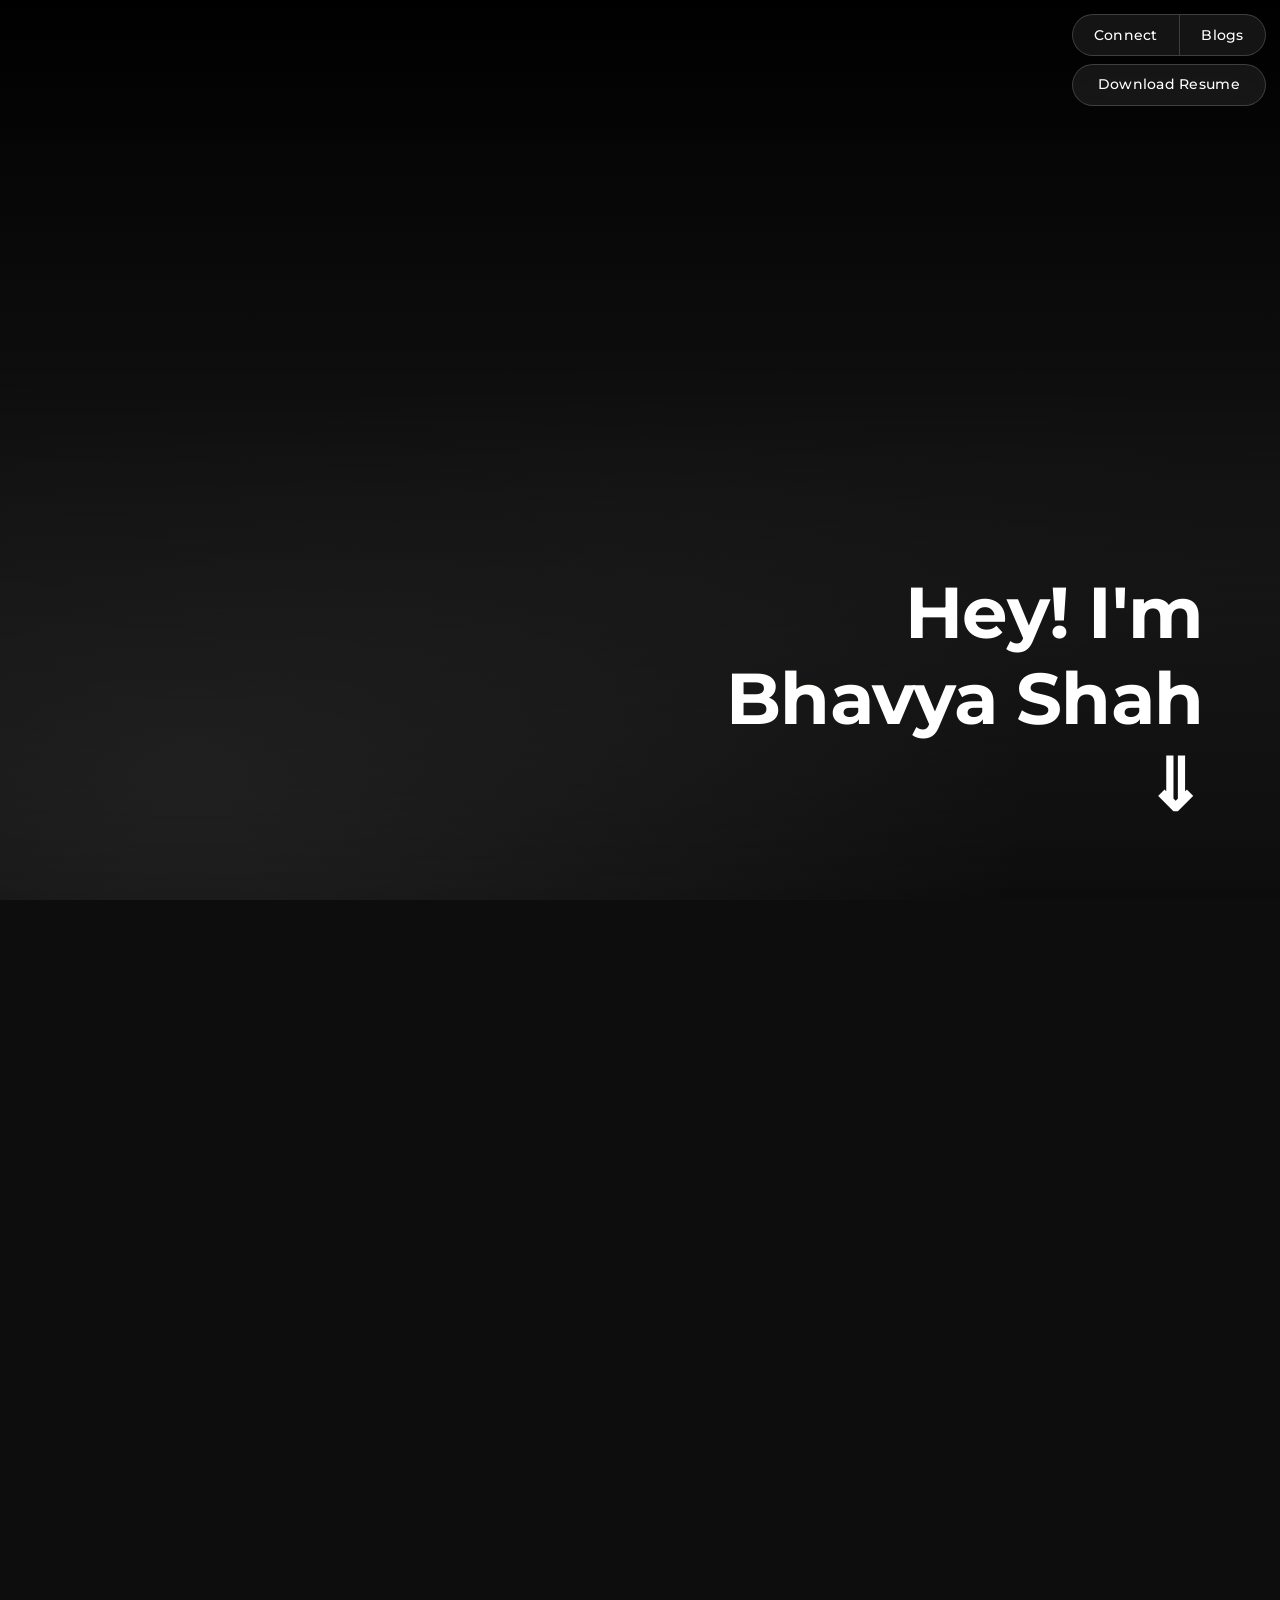
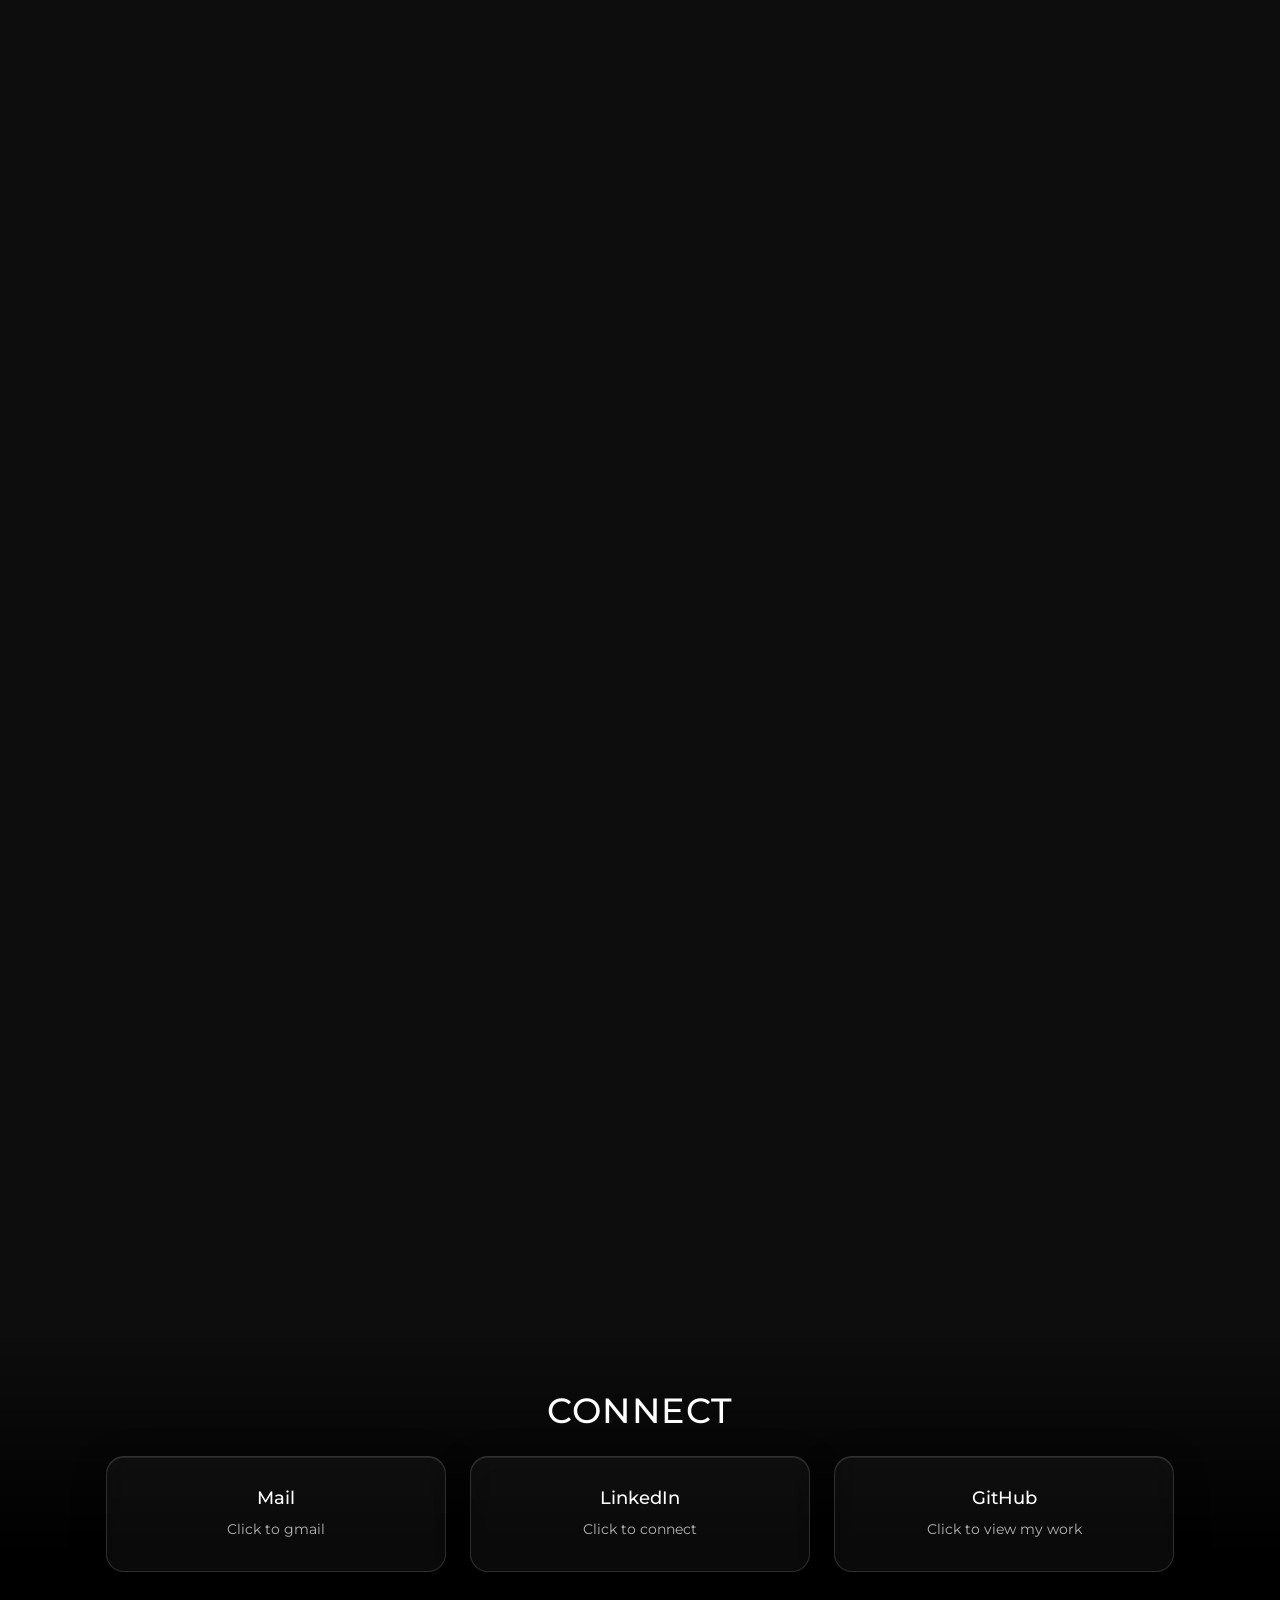
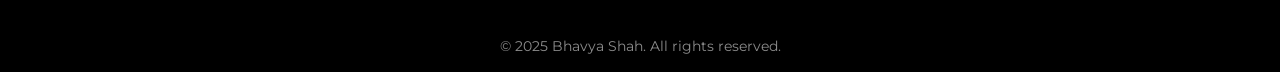
<file: index.html>
<!DOCTYPE html>
<html lang="en">

<head>
    <meta charset="UTF-8">
    <meta name="viewport" content="width=device-width, initial-scale=1.0">
    <title>Bhavya Shah - Engineer</title>
    <meta name="description"
        content="Bhavya Shah — Computer Science engineer. Ford Motor Company and Growthify intern, hackathon winner, and published TinyML researcher.">
    <meta name="theme-color" content="#000000">

    <meta property="og:type" content="website">
    <meta property="og:title" content="Bhavya Shah - Engineer">
    <meta property="og:description"
        content="Computer Science engineer. Ford Motor Company and Growthify intern, hackathon winner, and published TinyML researcher.">
    <meta property="og:image" content="assets/about-profile.jpg">

    <link rel="preconnect" href="https://fonts.googleapis.com">
    <link rel="preconnect" href="https://fonts.gstatic.com" crossorigin>
    <link rel="preconnect" href="https://cdn.jsdelivr.net" crossorigin>
    <link
        href="https://fonts.googleapis.com/css2?family=Montserrat:wght@400;700&family=Raleway:wght@300;600&display=swap"
        rel="stylesheet">
    <link href="https://cdn.jsdelivr.net/npm/bootstrap@5.3.0/dist/css/bootstrap.min.css" rel="stylesheet">
    <link href="https://unpkg.com/aos@2.3.1/dist/aos.css" rel="stylesheet">
    <link href="styles.css" rel="stylesheet">
</head>

<body>
    <!-- Base Background Layer -->
    <div class="base-background"></div>

    <!-- Fixed Fog/Cloud Background Layer -->
    <div class="fixed-fog-background" aria-hidden="true">
        <div class="fogwrapper">
            <div id="foglayer_01" class="fog">
                <div class="image01"></div>
                <div class="image02"></div>
            </div>
            <div id="foglayer_02" class="fog">
                <div class="image01"></div>
                <div class="image02"></div>
            </div>
            <div id="foglayer_03" class="fog">
                <div class="image01"></div>
                <div class="image02"></div>
            </div>
        </div>
    </div>


    <!-- Fixed Button Container -->
    <div class="button-container">
        <div class="button-row">
            <!-- Contact Me Button -->
            <a href="#contact" class="contact-me">
                Connect
            </a>

            <!-- Blogs Button -->
            <a href="blogs.html" class="contact-me">
                Blogs
            </a>
        </div>

        <!-- Download Resume Button -->
        <a href="assets/Bhavya_Resume.pdf" download="BhavyaShah_resume.pdf" class="download-resume">
            Download Resume
        </a>
    </div>



    <!-- Hero Section -->
    <header class="hero-section">
        <div class="hero-content">
            <h1>Hey! I'm <br> Bhavya Shah<br>⇓</h1>
        </div>
    </header>

    <!-- About Section -->
    <section class="about-section container py-5" data-aos="fade-up" data-aos-duration="900">
        <h1 class="text-center mb-4" data-aos="fade-down" data-aos-duration="800">About Me</h1>
        <div class="about-cards row">
            <div class="about col-md-6 glass-card tilt-card d-flex justify-content-center align-items-center"
                data-aos="fade-right" data-aos-duration="900">
                <img src="assets/about-profile.jpg" alt="Bhavya Shah" class="img-fluid" style="max-height: 100%;" width="1200" height="744" loading="lazy" decoding="async">
            </div>
            <div class="about col-md-6 glass-card tilt-card" data-aos="fade-left" data-aos-duration="900">
                <p class="lead">With a strong foundation in Computer Engineering, I love to develop robust applications
                    that solve real-world problems. A software Engineer by heart. An Electronics Hobbyist.</p>
                <h3 class="mt-4" align="center">Education</h3>
                <div class="edu-block">
                    <p class="edu-entry">
                        <span class="edu-name">Bachelors in Computer Science and Engineering</span>
                        <span class="edu-meta">2023-2027</span>
                        <span class="edu-name">Nirma University, Ahmedabad</span>
                        <span class="edu-meta">CGPA: 8.71</span>
                    </p>
                </div>
                <h3 class="mt-4" align="center">Skills</h3>
                <p>Languages - <language>Python, C, C++, Java, JavaScript, HTML, CSS, SQL, React, Node.js, PostgreSQL,
                        MongoDB, Git, Docker, Kubernetes</language>
                </p>
                <p>Frameworks/Libraries - <framework>React, Node.js, Express.js, Flask, TensorFlow, Keras, Bootstrap
                    </framework>
                </p>
                <p>Tools - <tools>Git, Docker, Kubernetes, AWS, Heroku, VS Code, Jupyter Notebook</tools>
                </p>
                <h3 class="mt-4" align="center">Coursework</h3>
                <p>Data Structures and Algorithms, Database Management Systems, Operating Systems, Computer Networks,
                    Web Development, Machine Learning, Artificial Intelligence, Software Engineering</p>


            </div>
        </div>
    </section>

    <!-- Experience Section -->
    <section id="experience" class="about-section container py-5" data-aos="fade-up" data-aos-duration="900">
        <h1 class="text-center mb-4" data-aos="fade-down" data-aos-duration="800">Experience</h1>
        <div class="about-cards row">
            <div class="about col-md-6 glass-card tilt-card" data-aos="fade-right" data-aos-duration="900">
                <div class="exp-header">
                    <img src="assets/ford_logo.png" alt="Ford Motor Company logo" class="exp-logo" width="600" height="226"
                        loading="lazy" decoding="async">
                    <div class="exp-heading">
                        <h3>Summer Intern — Ford Motor Company</h3>
                        <p class="exp-meta">Sanand Engine Assembly Plant (SaEP), Gujarat, India<br>
                            June 2026 – July 2026 · 2 months</p>
                    </div>
                </div>
                <img src="assets/ford_photo.jpg" alt="Bhavya Shah at the Ford Sanand Engine Plant entrance"
                    class="exp-banner exp-banner--ford" width="825" height="1100" loading="lazy" decoding="async">
                <p>Built <strong>AI in MOS</strong>, a forecasting platform for the plant floor, spanning two
                    projects.</p>

                
                <div class="exp-project">
                    <h4>Predictive Maintenance</h4>
                    <p>Time-series models over machine sensor history that surface likely failures before they happen.</p>
                    <p class="exp-metrics"><span class="exp-metric">93% forecast accuracy</span>
                </div>

                <div class="exp-project">
                    <h4>Spare-Parts Demand Forecasting</h4>
                    <p>An ensemble forecaster (Croston's, Holt's, XGBoost, Random Forest, Ridge) with a 0–100 restock
                        urgency matrix and Isolation Forest anomaly detection.</p>
                    <p class="exp-metrics"><span class="exp-metric">98% forecast accuracy</span>
                </div>
                <div class="project-buttons">
                    <a href="blogs.html#ford-internship" class="btn-glass">Read Blog</a>
                </div>
            </div>
            <div class="about col-md-6 glass-card tilt-card" data-aos="fade-left" data-aos-duration="900">
                <div class="exp-header">
                    <img src="assets/growthify_logo.png" alt="Growthify logo" class="exp-logo" width="271" height="270"
                        loading="lazy" decoding="async">
                    <div class="exp-heading">
                        <h3>Full-Stack Developer Intern — Growthify</h3>
                        <p class="exp-meta">Multi-franchise CRM &amp; admin platform<br>
                            August 2026 – Present</p>
                    </div>
                </div>
                <img src="assets/growthify_photo.jpg" alt="The Growthify office floor" class="exp-banner exp-banner--growthify"
                    width="1200" height="937" loading="lazy" decoding="async">
                <p>Building a <strong>multi-franchise CRM and admin platform</strong> end to end — React + Vite over
                    FastAPI over Supabase Postgres.</p>
                <p><strong>Backend</strong> — 186 endpoints across 20 feature areas, with every business rule in a
                    Postgres <code>usp_*</code> procedure and the API a thin typed layer over it.</p>
                <p><strong>Frontend</strong> — 20 master screens plus leads, invoices, orders, HR and audit logs, all
                    generated from declarative config and gated by a role → module → action matrix.</p>
                <div class="project-buttons">
                    <a href="blogs.html#growthify-internship" class="btn-glass">Read Blog</a>
                </div>
            </div>
        </div>
    </section>

    <!-- Projects Section with separate buttons -->
    <section class="skill-section container py-5" data-aos="fade-up" data-aos-duration="900">
        <div class="skill-container">
            <h2 class="skill-title text-center mb-4" data-aos="fade-down" data-aos-duration="800">Projects</h2>
            <div class="skill-grid">
                <div class="skill-item glass-card tilt-card" data-aos="fade-up" data-aos-delay="0"
                    data-aos-duration="800">
                    <div class="skill-image mb-3">
                        <img src="assets/project-f1forge.jpg" alt="Slipstream F1 telemetry and aero platform"
                            class="img-fluid rounded" width="1200" height="655" loading="lazy" decoding="async">
                    </div>
                    <h3>Slipstream</h3>
                    <p>Interactive Formula 1 platform — build, simulate and analyse. Replays any real lap from the
                        OpenF1 telemetry feed on a GPS-drawn circuit map with synced speed/throttle/brake/gear traces
                        and a multi-car timing tower, and runs a 3D car through a live wind tunnel with a parametric
                        aero model (downforce, CdA, L/D, balance, porpoising warning). Built with React, three.js and
                        zustand, with canvas-rendered telemetry and an offline demo session when the API is
                        unreachable.</p>
                    <div class="project-buttons">
                        <a href="https://f1-forge.vercel.app/" target="_blank" rel="noopener" class="btn-glass">Live
                            Demo</a>
                        <a href="https://github.com/GlyphCoder/f1-forge" target="_blank" rel="noopener"
                            class="btn-glass">GitHub</a>
                    </div>
                </div>

                <div class="skill-item glass-card tilt-card" data-aos="fade-up" data-aos-delay="100"
                    data-aos-duration="800">
                    <div class="skill-image mb-3">
                        <img src="assets/project-riskanalyzer.jpeg" alt="RiskAnalyzer credit-risk dashboard" class="img-fluid rounded" width="1200" height="573" loading="lazy" decoding="async">
                    </div>
                    <h3>RiskAnalyzer [Finshield Hackathon]</h3>
                    <p>Developed a machine learning model and full-stack web application to predict credit default
                        probability
                        using non-traditional data sources (e.g., mobile usage, utility payments). Built with Python,
                        Flask, and
                        TensorFlow React, the solution enables lenders to perform rapid and inclusive risk assessments
                        for 'thin-file' customers. Built machine learning models for the application.</p>
                    <div class="project-buttons">
                        <a href="https://defaultprediction-frontend.onrender.com" target="_blank" rel="noopener" class="btn-glass">Live
                            Demo</a>
                        <a href="https://github.com/GlyphCoder/RiskAnalyzer" target="_blank" rel="noopener"
                            class="btn-glass">GitHub</a>
                    </div>
                </div>

                <div class="skill-item glass-card tilt-card" data-aos="fade-up" data-aos-delay="100"
                    data-aos-duration="800">
                    <div class="skill-image mb-3">
                        <img src="assets/project-voxelworld.jpg" alt="VoxelWorld 3D voxel sandbox" class="img-fluid rounded" width="1200" height="654" loading="lazy" decoding="async">
                    </div>
                    <h3>VoxelWorld</h3>
                    <p>Lightweight, browser-based 3D voxel sandbox featuring procedural environments, dynamic
                        time-of-day lighting, and a custom built-in Neural Network for generating instant architectural
                        structures.</p>
                    <div class="project-buttons">
                        <a href="https://voxelworld-builder.vercel.app/" target="_blank" rel="noopener" class="btn-glass">Live Demo</a>
                        <a href="https://github.com/GlyphCoder/voxelworld" target="_blank" rel="noopener" class="btn-glass">GitHub</a>
                    </div>
                </div>
                <div class="skill-item glass-card tilt-card" data-aos="fade-up" data-aos-delay="200"
                    data-aos-duration="800">
                    <div class="skill-image mb-3">
                        <img src="assets/project-resqnet.jpg" alt="ResQnet emergency dispatch platform" class="img-fluid rounded" width="1200" height="602" loading="lazy" decoding="async">
                    </div>
                    <h3>ResQnet [Dotslash 9.0 Hackathon]</h3>
                    <p>ResQNet is a next-generation emergency response system that bridges the gap between distressed
                        individuals, local volunteers, and official dispatchers. By integrating Artificial Intelligence,
                        real-time geocoding, and Blockchain technology, ResQNet eliminates the inefficiencies of
                        traditional manual dispatch systems.</p>
                    <div class="project-buttons">
                        <a href="https://www.youtube.com/watch?v=G-xn790TDXA" target="_blank" rel="noopener" class="btn-glass">Live
                            Demo</a>
                        <a href="https://github.com/GlyphCoder/ResQnet" target="_blank" rel="noopener"
                            class="btn-glass">GitHub</a>
                    </div>
                </div>
                <div class="skill-item glass-card tilt-card" data-aos="fade-up" data-aos-delay="0"
                    data-aos-duration="800">
                    <div class="skill-image mb-3">
                        <img src="assets/project-coryd.jpg" alt="CoRYD ride-sharing platform" class="img-fluid rounded" width="1200" height="780" loading="lazy" decoding="async">
                    </div>
                    <h3>CoRYD [ODOO x KSV Hackathon]</h3>
                    <p>Multi-tenant ride-sharing for organizations. Employees find rides, offer rides, track trips live on a map, 
                    chat / voice-call the other participant, and settle fares — with a company-admin console for oversight and reports.
                    Resources</p>
                    <div class="project-buttons">
                        <a href="https://github.com/GlyphCoder/ODOO_Coryd" target="_blank" rel="noopener"
                            class="btn-glass">GitHub</a>
                    </div>
                </div>

                <div class="skill-item glass-card tilt-card" data-aos="fade-up" data-aos-delay="0"
                    data-aos-duration="800">
                    <div class="skill-image mb-3">
                        <img src="assets/project-storyarc-ai.jpg" alt="StoryArc AI episodic story engine" class="img-fluid rounded" width="1200" height="656" loading="lazy" decoding="async">
                    </div>
                    <h3>StoryArc AI [Hack-a-Mind Hackathon]</h3>
                    <p>StoryArc AI is an AI-powered episodic intelligence engine that transforms your story ideas into fully analyzed, production-ready vertical series (90-second episodes).
                     It leverages Google Gemini AI to provide comprehensive narrative analysis and creative guidance.</p>
                    <div class="project-buttons">
                        <a href="https://github.com/GlyphCoder/StoryArc-AI" target="_blank" rel="noopener"
                            class="btn-glass">GitHub</a>
                    </div>
                </div>

            </div>
        </div>
    </section>

    <!-- Experience and Achievements Section with single Link button -->
    <section class="work-section container py-5" data-aos="fade-up" data-aos-duration="900">
        <div class="work-container">
            <h2 class="section-title text-center mb-4" data-aos="fade-down" data-aos-duration="800">WORK</h2>
            <div class="work-grid">
                <div class="work-item glass-card tilt-card" data-aos="fade-up" data-aos-delay="0"
                    data-aos-duration="800">
                    <div class="work-image">
                        <img src="assets/work-finshield-hackathon.jpeg" alt="FinShield Hackathon 2025" class="img-fluid rounded" width="1200" height="800" loading="lazy" decoding="async">
                    </div>
                    <h3>FinSheild Hackathon</h3>
                    <p>Top 9 at the FinShield Hackathon 2025 organized by Bank of India in collaboration with IIT
                        Hyderabad.
                        The hackathon, powered by DFS, Ministry of Finance, and IBA, received 661 applications, with
                        only 72 teams shortlisted for the final presentation.</p>
                    <div class="project-buttons">
                        <a href="https://www.linkedin.com/feed/update/urn:li:activity:7373540854906507264/"
                            target="_blank" rel="noopener" class="btn-glass">Link</a>
                        <a href="blogs.html#finshield-hackathon" class="btn-glass">Read Blog</a>
                    </div>
                </div>

                <div class="work-item glass-card tilt-card" data-aos="fade-up" data-aos-delay="100"
                    data-aos-duration="800">
                    <div class="work-image">
                        <img src="assets/work-odoo-ksv-hackathon.jpg" alt="Odoo x KSV Hackathon 2026" class="img-fluid rounded" width="1400" height="1050" loading="lazy" decoding="async">
                    </div>
                    <h3>Odoo x KSV Hackathon</h3>
                    <p><b>Winner at Odoo X KSV Hackathon 2026</b>
                        Competed among 72 teams from 17 states in the finak round out of 836 teams. Won first prize of 45,000(odoo) and 1,00,000(KSV). Developed CoRYD.</p>
                    <div class="project-buttons">
                        <a href="https://your-mobile-app-demo.com" target="_blank" rel="noopener" class="btn-glass">Link</a>
                        <a href="blogs.html#odoo-ksv-hackathon" class="btn-glass">Read Blog</a>
                    </div>
                </div>

                <div class="work-item glass-card tilt-card" data-aos="fade-up" data-aos-delay="200"
                    data-aos-duration="800">
                    <div class="work-image">
                        <img src="assets/work-dotslash-9.jpeg" alt="Dotslash 9.0 Hackathon 2026" class="img-fluid rounded" width="825" height="1100" loading="lazy" decoding="async">
                    </div>
                    <h3>Dotslash 9.0 Hackathon</h3>
                    <p><b>Winner at Dotslash 9.0 Hackathon 2026</b>, Organized by the ACM NIT Surat Student Chapter at
                        SVNIT, Surat, the event (21–22 March 2026) witnessed participation from 800+ teams and 2,400+
                        participants across India. Prize received - 50k INR</p>
                    <div class="project-buttons">
                        <a href="https://your-mobile-app-demo.com" target="_blank" rel="noopener" class="btn-glass">Link</a>
                        <a href="blogs.html#dotslash-9" class="btn-glass">Read Blog</a>
                    </div>
                </div>

                <div class="work-item glass-card tilt-card" data-aos="fade-up" data-aos-delay="100"
                    data-aos-duration="800">
                    <div class="work-image">
                        <img src="assets/work-hack-a-mind.jpg" alt="Hack-a-Mind Hackathon 2026" class="img-fluid rounded" width="1200" height="677" loading="lazy" decoding="async">
                    </div>
                    <h3>Hack-a-Mind Hackathon</h3>
                    <p><b>Runner Up at Hack-a-Mind Hackathon 2026</b>, organized by Nirma University, SUNY-bringhampton
                        University, Sponserd by Pet Pooja. Winner in track sponsered by Quantloop.tech. Prize received -
                        5k INR</p>
                    <div class="project-buttons">
                        <a href="https://your-mobile-app-demo.com" target="_blank" rel="noopener" class="btn-glass">Link</a>
                        <a href="blogs.html#hack-a-mind" class="btn-glass">Read Blog</a>
                    </div>
                </div>
            </div>
        </div>
    </section>

    <!-- Research Section -->
    <section class="work-section container py-5" data-aos="fade-up" data-aos-duration="900">
        <div class="work-container">
            <h2 class="section-title text-center mb-4" data-aos="fade-down" data-aos-duration="800">RESEARCH</h2>
            <div class="work-grid">
                <div class="work-item glass-card tilt-card" data-aos="fade-up" data-aos-delay="0"
                    data-aos-duration="800">
                    <h3>Research Project (TinyML)</h3>
                    <p><b>TinyML-Based Trojan Detection Framework in Smart Grid Systems</b><br><br>Published at the 15th
                        International Smart GridsConference, 2025</p>
                    <div class="project-buttons">
                        <a href="https://your-analytics-demo.com" target="_blank" rel="noopener" class="btn-glass">Link</a>
                    </div>
                </div>

                <div class="work-item glass-card tilt-card" data-aos="fade-up" data-aos-delay="100"
                    data-aos-duration="800">
                    <h3>Research Project (TinyML)</h3>
                    <p><b>Tiny ML-based Optimized Framework for Industrial IoT Communication Using 5G Network Slicing</b><br><br>Presented at Splitech 2026, Croatia</p>
                    <div class="project-buttons">
                        <a href="https://your-analytics-demo.com" target="_blank" rel="noopener" class="btn-glass">Link</a>
                    </div>
                </div>

                <div class="work-item glass-card tilt-card" data-aos="fade-up" data-aos-delay="200"
                    data-aos-duration="800">
                    <h3>Research Project (Reinforcement Learning)</h3>
                    <p><b>Machine and Reinforcement Learning-Based Collaborative Framework for Drone Navigation in
                            Battlefield Environment</b><br><br>Preprint</p>
                    <div class="project-buttons">
                        <a href="https://your-mobile-app-demo.com" target="_blank" rel="noopener" class="btn-glass">Link</a>
                    </div>
                </div>
            </div>
        </div>
    </section>

    <!-- Contact Section -->
    <section id="contact" class="contact-section container py-5">
        <h2 class="text-center mb-4">Connect</h2>
        <div class="contact-grid">
            <a href="https://mail.google.com/mail/?view=cm&fs=1&to=bhavya.mehul.shah@gmail.com"
                class="contact-item glass-card" style="text-decoration: none; color: inherit;">
                <h4>Mail</h4>
                <p>Click to gmail</p>
            </a>

            <a href="https://linkedin.com/in/bhavyamshah" target="_blank" rel="noopener" class="contact-item glass-card"
                style="text-decoration: none; color: inherit;">
                <h4>LinkedIn</h4>
                <p>Click to connect</p>
            </a>

            <a href="https://github.com/GlyphCoder" target="_blank" rel="noopener" class="contact-item glass-card"
                style="text-decoration: none; color: inherit;">
                <h4>GitHub</h4>
                <p>Click to view my work</p>
            </a>
        </div>
    </section>

    <!-- Footer -->
    <footer class="text-white py-3 text-center">
        <p class="mb-0">© 2025 Bhavya Shah. All rights reserved.</p>
    </footer>

    <script src="https://unpkg.com/aos@2.3.1/dist/aos.js" defer></script>
    <script src="script.js" defer></script>
</body>

</html>
</file>
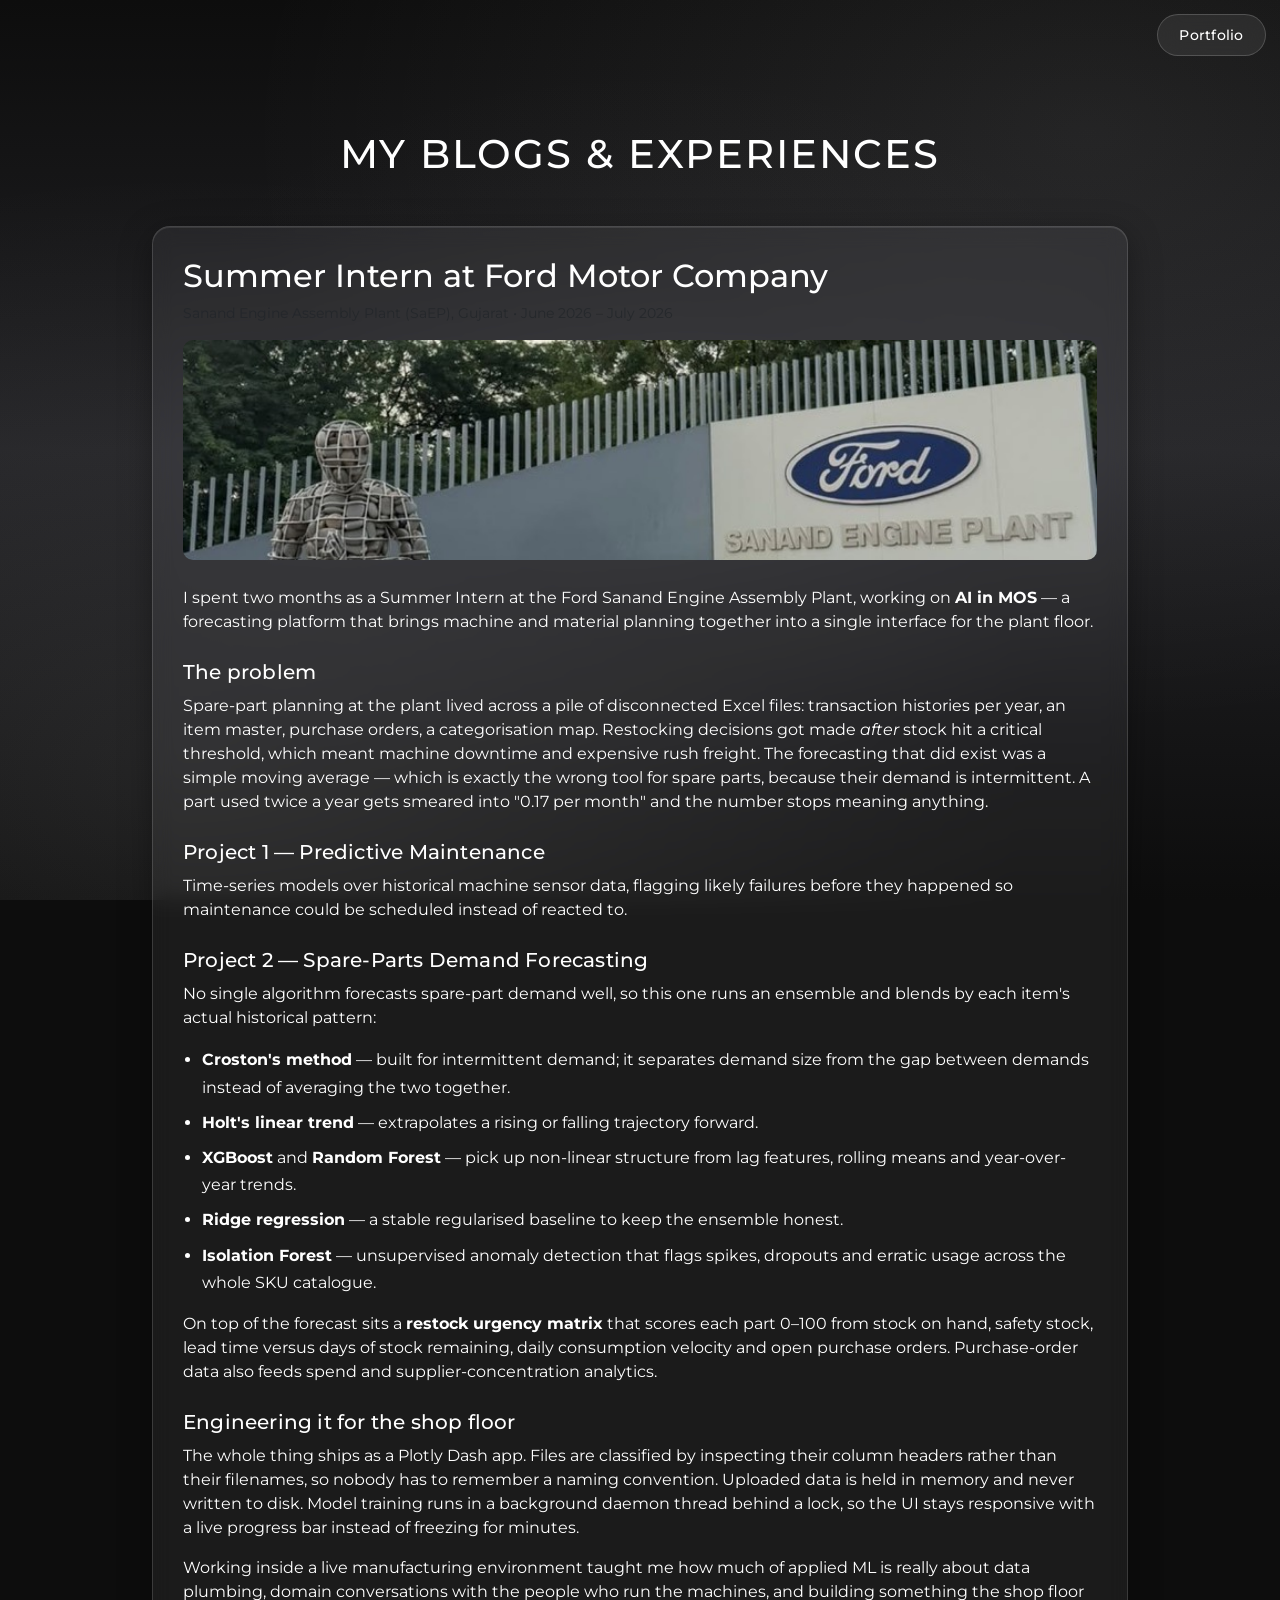
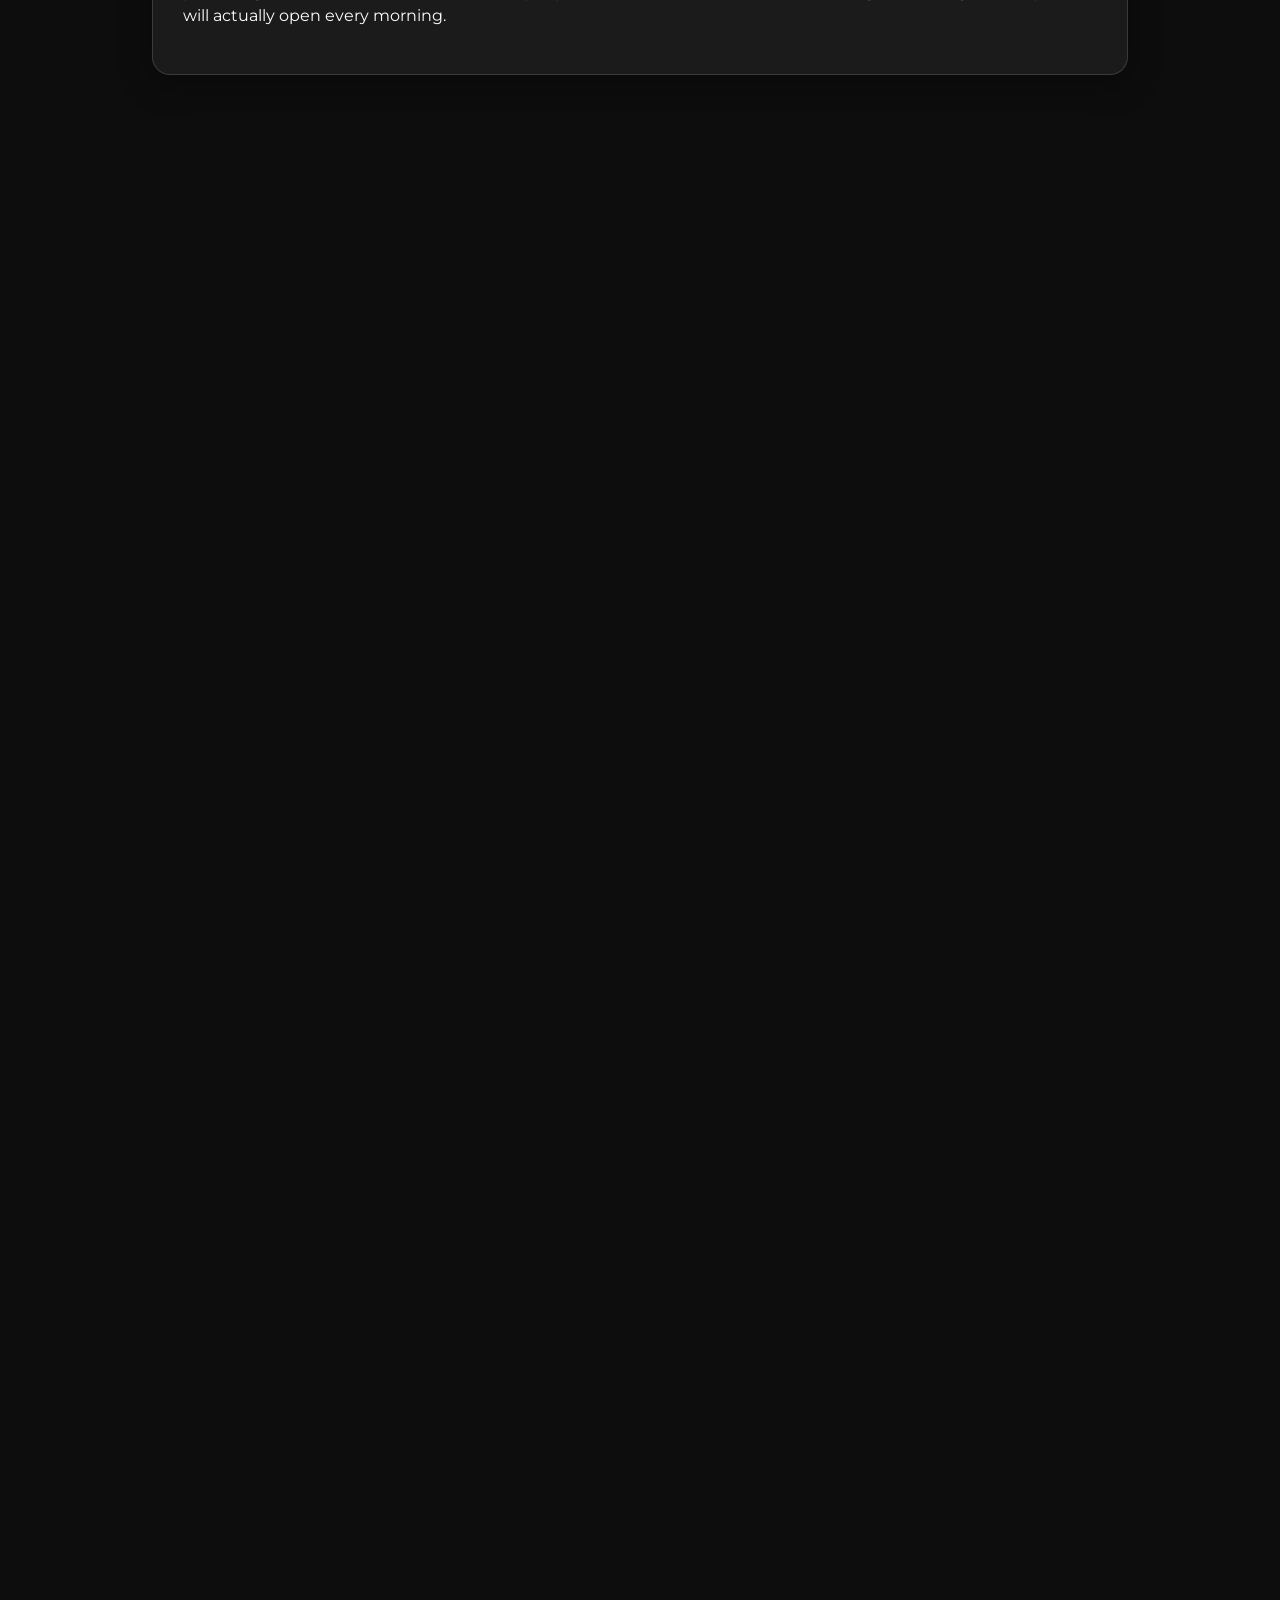
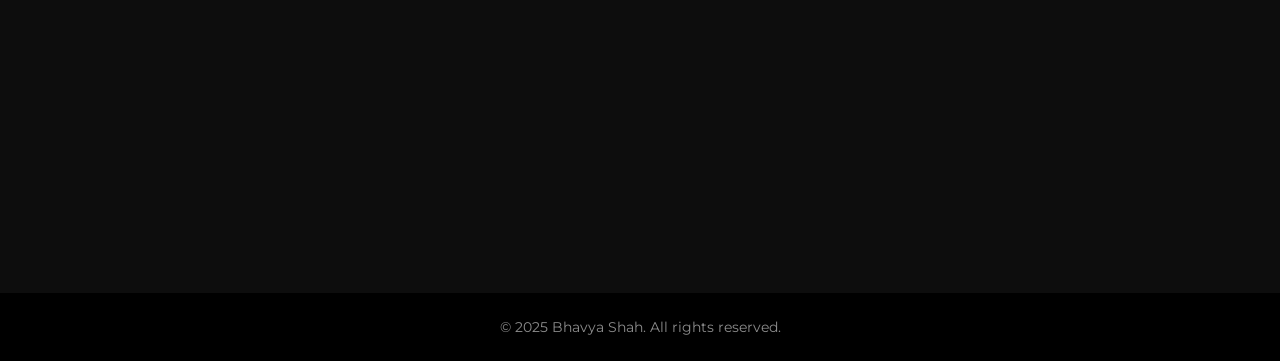
<file: blogs.html>
<!DOCTYPE html>
<html lang="en">

<head>
    <meta charset="UTF-8">
    <meta name="viewport" content="width=device-width, initial-scale=1.0">
    <title>Blogs - Bhavya Mehul Shah</title>
    <meta name="description"
        content="Blogs and write-ups by Bhavya Shah on internships at Ford Motor Company and Growthify, hackathon wins, and TinyML research.">
    <meta name="theme-color" content="#000000">
    <link rel="preconnect" href="https://fonts.googleapis.com">
    <link rel="preconnect" href="https://fonts.gstatic.com" crossorigin>
    <link rel="preconnect" href="https://cdn.jsdelivr.net" crossorigin>
    <link
        href="https://fonts.googleapis.com/css2?family=Montserrat:wght@400;700&family=Raleway:wght@300;600&display=swap"
        rel="stylesheet">
    <link href="https://cdn.jsdelivr.net/npm/bootstrap@5.3.0/dist/css/bootstrap.min.css" rel="stylesheet">
    <link href="https://unpkg.com/aos@2.3.1/dist/aos.css" rel="stylesheet">
    <link href="styles.css" rel="stylesheet">
</head>

<body>
    <!-- Base Background Layer -->
    <div class="base-background"></div>

    <!-- Fixed Fog/Cloud Background Layer -->
    <div class="fixed-fog-background" aria-hidden="true">
        <div class="fogwrapper">
            <div id="foglayer_01" class="fog">
                <div class="image01"></div>
                <div class="image02"></div>
            </div>
            <div id="foglayer_02" class="fog">
                <div class="image01"></div>
                <div class="image02"></div>
            </div>
            <div id="foglayer_03" class="fog">
                <div class="image01"></div>
                <div class="image02"></div>
            </div>
        </div>
    </div>

    <!-- Fixed Button Container -->
    <div class="button-container">
        <!-- Return Home Button -->
        <a href="index.html" class="contact-me">
            Portfolio
        </a>
    </div>

    <!-- Blogs Section -->
    <section class="blogs-section container py-5" style="max-width: 1000px; padding-top: 110px !important;">
        <h1 class="text-center mb-5" data-aos="fade-down" data-aos-duration="800" style="text-transform: uppercase; letter-spacing: 0.05em; margin-top: 20px;">My Blogs & Experiences</h1>
        
        <div class="blogs-container d-flex flex-column gap-5">
            
            <!-- Ford Motor Company Internship Blog -->
            <article id="ford-internship" class="glass-card" data-aos="fade-up" data-aos-duration="900">
                <h2>Summer Intern at Ford Motor Company</h2>
                <p class="text-muted small">Sanand Engine Assembly Plant (SaEP), Gujarat • June 2026 – July 2026</p>

                <!-- Horizontal Image Slider -->
                <div class="blog-image-slider">
                    <img src="assets/ford_photo.jpg" alt="Bhavya Shah at the Ford Sanand Engine Plant entrance"
                        class="slider-img" width="825" height="1100" loading="lazy" decoding="async">
                    <img src="assets/ford_logo.png" alt="Ford Motor Company logo" class="slider-img slider-img--contain" width="600" height="226"
                        loading="lazy" decoding="async">
                </div>

                <p>I spent two months as a Summer Intern at the Ford Sanand Engine Assembly Plant, working on
                    <strong>AI in MOS</strong> — a forecasting platform that brings machine and material planning together
                    into a single interface for the plant floor.</p>

                <h3>The problem</h3>
                <p>Spare-part planning at the plant lived across a pile of disconnected Excel files: transaction
                    histories per year, an item master, purchase orders, a categorisation map. Restocking decisions got
                    made <em>after</em> stock hit a critical threshold, which meant machine downtime and expensive rush
                    freight. The forecasting that did exist was a simple moving average — which is exactly the wrong
                    tool for spare parts, because their demand is intermittent. A part used twice a year gets smeared
                    into "0.17 per month" and the number stops meaning anything.</p>

                <h3>Project 1 — Predictive Maintenance</h3>
                <p>Time-series models over historical machine sensor data, flagging likely failures before they
                    happened so maintenance could be scheduled instead of reacted to.</p>

                <h3>Project 2 — Spare-Parts Demand Forecasting</h3>
                <p>No single algorithm forecasts spare-part demand well, so this one runs an ensemble and blends by
                    each item's actual historical pattern:</p>
                <ul>
                    <li><strong>Croston's method</strong> — built for intermittent demand; it separates demand size
                        from the gap between demands instead of averaging the two together.</li>
                    <li><strong>Holt's linear trend</strong> — extrapolates a rising or falling trajectory forward.</li>
                    <li><strong>XGBoost</strong> and <strong>Random Forest</strong> — pick up non-linear structure from
                        lag features, rolling means and year-over-year trends.</li>
                    <li><strong>Ridge regression</strong> — a stable regularised baseline to keep the ensemble honest.</li>
                    <li><strong>Isolation Forest</strong> — unsupervised anomaly detection that flags spikes, dropouts
                        and erratic usage across the whole SKU catalogue.</li>
                </ul>
                <p>On top of the forecast sits a <strong>restock urgency matrix</strong> that scores each part 0–100
                    from stock on hand, safety stock, lead time versus days of stock remaining, daily consumption
                    velocity and open purchase orders. Purchase-order data also feeds spend and supplier-concentration
                    analytics.</p>

                <h3>Engineering it for the shop floor</h3>
                <p>The whole thing ships as a Plotly Dash app. Files are classified by inspecting their column headers
                    rather than their filenames, so nobody has to remember a naming convention. Uploaded data is held
                    in memory and never written to disk. Model training runs in a background daemon thread behind a
                    lock, so the UI stays responsive with a live progress bar instead of freezing for minutes.</p>

                <p>Working inside a live manufacturing environment taught me how much of applied ML is really about data
                    plumbing, domain conversations with the people who run the machines, and building something the shop
                    floor will actually open every morning.</p>
            </article>

            <!-- Growthify Internship Blog -->
            <article id="growthify-internship" class="glass-card" data-aos="fade-up" data-aos-duration="900">
                <h2>Full-Stack Developer Intern at Growthify</h2>
                <p class="text-muted small">Growthify • August 2026 – Present</p>

                <!-- Horizontal Image Slider -->
                <div class="blog-image-slider">
                    <img src="assets/growthify_photo.jpg" alt="The Growthify office floor" class="slider-img" width="1200"
                        height="937" loading="lazy" decoding="async">
                    <img src="assets/growthify_logo.png" alt="Growthify logo" class="slider-img slider-img--contain" width="271" height="270"
                        loading="lazy" decoding="async">
                </div>

                <p>At Growthify I'm building a <strong>multi-franchise CRM and admin platform</strong> — the system a
                    franchise network runs its whole operation on: leads, quotations, invoices, payments, orders,
                    customers, inspections, HR and audit trails.</p>

                <h3>One straight line, three layers</h3>
                <p>React + Vite → FastAPI → Supabase Postgres. No ORM, no queue, no service mesh in between. The
                    frontend talks only to the backend; the backend is the only thing that touches the database.</p>

                <h3>Business logic lives in the database</h3>
                <p>Every business rule is a Postgres <code>usp_*</code> stored procedure. The FastAPI service — 186
                    endpoints across 20 feature areas — is a thin typed layer that validates input, applies auth, and
                    calls those procedures over Supabase RPC. Every table has RLS on with no policies, so only the
                    server-side <code>service_role</code> key can read anything; the browser never gets near it.</p>

                <h3>Screens as configuration, not code</h3>
                <p>Twenty master screens plus the transaction screens are declared as data and rendered by shared
                    components, so adding a screen is a config entry rather than a new page. Two things fall out of
                    that:</p>
                <ul>
                    <li><strong>Permissions everywhere, for free.</strong> A role → module → action matrix over a
                        16-action vocabulary decides whether each Add / Edit / Status / Export control renders at all —
                        not just whether it errors when clicked.</li>
                    <li><strong>No hard-coded copy.</strong> Every user-facing string comes from a message catalogue in
                        the database, so wording and localisation change without a redeploy.</li>
                </ul>

                <h3>What I've taken from it</h3>
                <p>The interesting lesson has been how much leverage you get from deciding where a rule <em>lives</em>.
                    Putting business logic in the database and screens in config means the surface you actually
                    hand-write stays small even as the product keeps growing — which is the opposite of how these
                    admin platforms usually age.</p>
            </article>

            <!-- FinShield Hackathon Blog -->
            <article id="finshield-hackathon" class="glass-card" data-aos="fade-up" data-aos-duration="900">
                <h2>FinSheild Hackathon 2025</h2>
                <p class="text-muted small">Bank of India & IIT Hyderabad • Top 9 Shortlisted</p>
                
                <!-- Horizontal Image Slider -->
                <div class="blog-image-slider">
                    <img src="assets/work-finshield-hackathon.jpeg" alt="FinShield Event Picture" class="slider-img" width="1200" height="800" loading="lazy" decoding="async">
                    <img src="assets/project-riskanalyzer.jpeg" alt="RiskAnalyzer Platform Screenshot" class="slider-img" width="1200" height="573" loading="lazy" decoding="async">
                    <img src="assets/project-voxelworld.jpg" alt="FinShield Presentation Slide" class="slider-img" width="1200" height="654" loading="lazy" decoding="async">
                </div>

                <p>Participating in the FinShield Hackathon 2025, organized by the Bank of India in collaboration with IIT Hyderabad, was an incredible journey. Out of 661 applicants, only 72 teams were shortlisted for the final presentations. Our team developed <strong>RiskAnalyzer</strong>, a predictive machine learning system designed to analyze credit default probabilities using non-traditional utility data.</p>
                <p>Throughout the event, we collaborated on building robust predictive models and designing an intuitive, real-time dashboard. Being recognized in the Top 9 was a huge milestone that validated our efforts in alternative risk assessment.</p>
            </article>

            <!-- Odoo x KSV Hackathon Blog -->
            <article id="odoo-ksv-hackathon" class="glass-card" data-aos="fade-up" data-aos-duration="900">
                <h2>Odoo x KSV Hackathon 2026</h2>
                <p class="text-muted small">Odoo & KSV University • Winner</p>

                <!-- Horizontal Image Slider -->
                <div class="blog-image-slider">
                    <img src="assets/work-odoo-ksv-hackathon.jpg" alt="Odoo x KSV Winning Moment" class="slider-img" width="1400" height="1050" loading="lazy" decoding="async">
                    <img src="assets/project-coryd.jpg" alt="CoRYD Platform Screenshot" class="slider-img" width="1200" height="780" loading="lazy" decoding="async">
                </div>

                <p>Winning the Odoo x KSV Hackathon 2026 was the biggest result of the year for us. Starting from 836
                    registered teams, 72 teams from 17 states made it to the final round — and we took first place with
                    <strong>CoRYD</strong>, walking away with ₹45,000 from Odoo and ₹1,00,000 from KSV.</p>
                <p>CoRYD is a multi-tenant ride-sharing platform built for organizations. Employees can find rides,
                    offer rides, track trips live on a map, chat or voice-call the other participant, and settle fares,
                    while a company-admin console gives oversight and reporting across the whole tenant.</p>
                <p>The hard parts were tenant isolation, live location streaming that stayed cheap, and fare settlement
                    that both riders trusted. Shipping all of it inside a hackathon window made this one of the most
                    intense builds I've been part of.</p>
            </article>

            <!-- Hack-a-Mind Hackathon Blog -->
            <article id="hack-a-mind" class="glass-card" data-aos="fade-up" data-aos-duration="900">
                <h2>Hack-a-Mind Hackathon 2026</h2>
                <p class="text-muted small">Nirma University & SUNY Binghamton • Runner Up</p>
                
                <!-- Horizontal Image Slider -->
                <div class="blog-image-slider">
                    <img src="assets/project-storyarc-ai.jpg" alt="StoryArc AI Project Cover" class="slider-img" width="1200" height="656" loading="lazy" decoding="async">
                    <img src="assets/project-resqnet.jpg" alt="Hack-a-Mind Presentation Pitch" class="slider-img" width="1200" height="602" loading="lazy" decoding="async">
                    <img src="assets/project-riskanalyzer.jpeg" alt="Collaborative Working Session" class="slider-img" width="1200" height="573" loading="lazy" decoding="async">
                </div>

                <p>At the Hack-a-Mind Hackathon 2026, sponsored by Pet Pooja and Quantloop.tech, our team won the Runner Up title and secured a track prize. We designed <strong>StoryArc AI</strong>, an episodic narrative generation engine powered by Google Gemini AI, designed to analyze and format vertical 90-second mobile show episodes.</p>
                <p>We built Gemini integrations, optimized structure layouts, and fine-tuned generation heuristics. It was a fast-paced coding sprint that taught us how to prototype generative tools under high pressure.</p>
            </article>

            <!-- Dotslash 9.0 Hackathon Blog -->
            <article id="dotslash-9" class="glass-card" data-aos="fade-up" data-aos-duration="900">
                <h2>Dotslash 9.0 Hackathon 2026</h2>
                <p class="text-muted small">SVNIT Surat • Grand Winner</p>
                
                <!-- Horizontal Image Slider -->
                <div class="blog-image-slider">
                    <img src="assets/work-dotslash-9.jpeg" alt="Dotslash Winner Group Photo" class="slider-img" width="825" height="1100" loading="lazy" decoding="async">
                    <img src="assets/project-resqnet.jpg" alt="ResQnet Platform Features" class="slider-img" width="1200" height="602" loading="lazy" decoding="async">
                    <img src="assets/project-voxelworld.jpg" alt="Dotslash Coding Session" class="slider-img" width="1200" height="654" loading="lazy" decoding="async">
                </div>

                <p>Winning the Dotslash 9.0 Hackathon organized by ACM NIT Surat was one of the highlight moments of the year. Competing with 800+ teams and 2,400+ participants across India, we developed <strong>ResQNet</strong>, a Web3-enabled collaborative emergency management and dispatch portal linking disaster survivors to dispatch centers and local volunteer responders.</p>
                <p>We designed full-stack geocoded map integration, smart contract integrations, and robust real-time communication bridges to bypass centralized dispatch limitations during grid blackouts. Winning first place was an unforgettable team accomplishment.</p>
            </article>

            <!-- TinyML Research Blog -->
            <article id="tinyml-research" class="glass-card" data-aos="fade-up" data-aos-duration="900">
                <h2>TinyML-Based Smart Grid Research</h2>
                <p class="text-muted small">15th International Smart Grids Conference • Published Paper</p>
                
                <!-- Horizontal Image Slider -->
                <div class="blog-image-slider">
                    <img src="assets/project-voxelworld.jpg" alt="TinyML Architecture Diagram" class="slider-img" width="1200" height="654" loading="lazy" decoding="async">
                    <img src="assets/project-storyarc-ai.jpg" alt="Grid Trojan Detection Accuracy Curves" class="slider-img" width="1200" height="656" loading="lazy" decoding="async">
                </div>

                <p>This research paper, titled <em>"TinyML-Based Trojan Detection Framework in Smart Grid Systems"</em>, was accepted and published at the 15th International Smart Grids Conference (2025). The project focuses on deploying hardware-constrained TinyML classifiers onto edge power nodes to intercept and neutralize network Trojan injections in real time.</p>
                <p>We proved that lightweight neural networks can successfully detect malicious anomaly patterns at the edge without introducing power or latency overhead to critical grid infrastructures.</p>
            </article>

            <!-- Reinforcement Learning Research Blog -->
            <article id="rl-research" class="glass-card" data-aos="fade-up" data-aos-duration="900">
                <h2>Collaborative Drone Navigation (RL)</h2>
                <p class="text-muted small">Preprint Research Paper</p>
                
                <!-- Horizontal Image Slider -->
                <div class="blog-image-slider">
                    <img src="assets/project-storyarc-ai.jpg" alt="Multi-Agent RL Simulation Graph" class="slider-img" width="1200" height="656" loading="lazy" decoding="async">
                    <img src="assets/project-riskanalyzer.jpeg" alt="Drone Field Test Concept" class="slider-img" width="1200" height="573" loading="lazy" decoding="async">
                </div>

                <p>Our preprint paper, <em>"Machine and Reinforcement Learning-Based Collaborative Framework for Drone Navigation in Battlefield Environment"</em>, outlines a multi-agent deep Q-network strategy to optimize drone swarm search paths and collision avoidance profiles under simulated radar jamming scenarios.</p>
                <p>We designed reward schemes that encourage mutual coordination and battery preservation constraints, yielding resilient swarm formations compared to classic target-pursuit algorithms.</p>
            </article>

        </div>
    </section>

    <!-- Footer -->
    <footer class="text-white py-4 text-center mt-5">
        <p class="mb-0">© 2025 Bhavya Shah. All rights reserved.</p>
    </footer>

    <script src="https://unpkg.com/aos@2.3.1/dist/aos.js" defer></script>
    <script src="script.js" defer></script>
</body>

</html>
</file>
<file: styles.css>
/* ===========================
   General / Reset
   =========================== */
*,
*::before,
*::after {
    box-sizing: border-box;
}

body,
html {
    margin: 0;
    padding: 0;
    width: 100%;
    font-family: 'Montserrat', sans-serif;
    color: white;
    background-color: #0d0d0d;
    scroll-behavior: smooth;
    overflow-x: hidden;
    min-height: 100vh;
    /* Establish stacking context so fixed children stack correctly */
    isolation: isolate;
}


/* ===========================
   Fixed Fog Background Layer — animated dark/light grey clouds globally
   =========================== */
.fixed-fog-background {
    position: fixed;
    inset: 0;
    z-index: 1; /* Sits above base-background (z:0) but below content (z:2) */
    pointer-events: none;
    overflow: hidden;
}

.fogwrapper {
    height: 100%;
    position: absolute;
    top: 0;
    width: 100%;
    /* Removed expensive blur/grayscale filters for low GPU utilization */
    opacity: 0.65;
}

.fog {
    height: 100%;
    position: absolute;
    width: 200%;
    /* Promote to its own hardware-accelerated compositor layer */
    will-change: transform, opacity;
    transform: translate3d(0, 0, 0);
}

.fog .image01, .fog .image02 {
    float: left;
    height: 100%;
    width: 50%;
}

#foglayer_01 {
    -webkit-animation: foglayer_01_opacity 10s linear infinite, foglayer_moveme 25s linear infinite;
    -moz-animation: foglayer_01_opacity 10s linear infinite, foglayer_moveme 25s linear infinite;
    animation: foglayer_01_opacity 10s linear infinite, foglayer_moveme 25s linear infinite;
}

#foglayer_02, #foglayer_03 {
    -webkit-animation: foglayer_02_opacity 21s linear infinite, foglayer_moveme 35s linear infinite;
    -moz-animation: foglayer_02_opacity 21s linear infinite, foglayer_moveme 35s linear infinite;
    animation: foglayer_02_opacity 21s linear infinite, foglayer_moveme 35s linear infinite;
}

/* ---------- Moving Fog Images ---------- */
#foglayer_01 .image01, #foglayer_01 .image02 {
    background: url("https://raw.githubusercontent.com/danielstuart14/CSS_FOG_ANIMATION/master/fog1.png") center center/cover no-repeat transparent;
    /* Hardware acceleration & render optimization */
    -webkit-transform: translate3d(0, 0, 0);
    transform: translate3d(0, 0, 0);
    filter: brightness(0.22); /* Darken to match dark-grey/light-grey theme */
}
#foglayer_02 .image01, #foglayer_02 .image02,
#foglayer_03 .image01, #foglayer_03 .image02 {
    background: url("https://raw.githubusercontent.com/danielstuart14/CSS_FOG_ANIMATION/master/fog2.png") center center/cover no-repeat transparent;
    /* Hardware acceleration & render optimization */
    -webkit-transform: translate3d(0, 0, 0);
    transform: translate3d(0, 0, 0);
    filter: brightness(0.18); /* Darken slightly more for deep cloud layer layering */
}

/* ---------- Keyframe Layer 1 ---------- */
@-webkit-keyframes foglayer_01_opacity {
    0% { opacity: .15; }
    22% { opacity: .45; }
    40% { opacity: .25; }
    58% { opacity: .40; }
    80% { opacity: .18; }
    100% { opacity: .15; }
}
@-moz-keyframes foglayer_01_opacity {
    0% { opacity: .15; }
    22% { opacity: .45; }
    40% { opacity: .25; }
    58% { opacity: .40; }
    80% { opacity: .18; }
    100% { opacity: .15; }
}
@keyframes foglayer_01_opacity {
    0% { opacity: .15; }
    22% { opacity: .45; }
    40% { opacity: .25; }
    58% { opacity: .40; }
    80% { opacity: .18; }
    100% { opacity: .15; }
}

/* ---------- Keyframe Layer 2 ---------- */
@-webkit-keyframes foglayer_02_opacity {
    0% { opacity: .45; }
    25% { opacity: .18; }
    50% { opacity: .10; }
    80% { opacity: .28; }
    100% { opacity: .45; }
}
@-moz-keyframes foglayer_02_opacity {
    0% { opacity: .45; }
    25% { opacity: .18; }
    50% { opacity: .10; }
    80% { opacity: .28; }
    100% { opacity: .45; }
}
@keyframes foglayer_02_opacity {
    0% { opacity: .45; }
    25% { opacity: .18; }
    50% { opacity: .10; }
    80% { opacity: .28; }
    100% { opacity: .45; }
}

/* ---------- Keyframe Layer 3 ---------- */
@-webkit-keyframes foglayer_03_opacity {
    0% { opacity: .65; }
    27% { opacity: .18; }
    52% { opacity: .55; }
    68% { opacity: .25; }
    100% { opacity: .65; }
}
@-moz-keyframes foglayer_03_opacity {
    0% { opacity: .65; }
    27% { opacity: .18; }
    52% { opacity: .55; }
    68% { opacity: .25; }
    100% { opacity: .65; }
}
@keyframes foglayer_03_opacity {
    0% { opacity: .65; }
    27% { opacity: .18; }
    52% { opacity: .55; }
    68% { opacity: .25; }
    100% { opacity: .65; }
}

/* ---------- Keyframe moveMe ---------- */
@-webkit-keyframes foglayer_moveme {
    0% { -webkit-transform: translate3d(0, 0, 0); transform: translate3d(0, 0, 0); }
    100% { -webkit-transform: translate3d(-50%, 0, 0); transform: translate3d(-50%, 0, 0); }
}
@-moz-keyframes foglayer_moveme {
    0% { -moz-transform: translate3d(0, 0, 0); transform: translate3d(0, 0, 0); }
    100% { -moz-transform: translate3d(-50%, 0, 0); transform: translate3d(-50%, 0, 0); }
}
@keyframes foglayer_moveme {
    0% { transform: translate3d(0, 0, 0); }
    100% { transform: translate3d(-50%, 0, 0); }
}

@media only screen and (min-width: 280px) and (max-width: 767px) {
    .fog .image01, .fog .image02 {
        width: 100%;
    }
}


/* Base background gradient layer — sits behind everything */
.base-background {
    position: fixed;
    top: 0;
    left: 0;
    width: 100%;
    height: 100%;
    pointer-events: none;
    z-index: 0;
    background:
        radial-gradient(ellipse at 15% 85%, rgba(200, 200, 200, 0.1) 0%, transparent 55%),
        radial-gradient(ellipse at 85% 15%, rgba(240, 240, 240, 0.08) 0%, transparent 55%),
        radial-gradient(ellipse at 50% 50%, rgba(130, 130, 130, 0.06) 0%, transparent 60%),
        linear-gradient(180deg, #0d0d0d 0%, #222225 50%, #0d0d0d 100%);
}

/* ===========================
   Fixed Nav Buttons
   =========================== */
.button-container {
    position: fixed;
    top: 14px;
    right: 14px;
    z-index: 1000;
    display: flex;
    gap: 8px;
    /* stretch (not flex-end) is what makes the Connect/Blogs pill and the
       Download Resume pill share one width: the fixed container shrinks to fit
       its widest child, then both children stretch to match it. */
    align-items: stretch;
    flex-direction: column;
    max-width: calc(100vw - 28px);
}

/* Connect + Blogs are one pill with two clickable halves. The row itself
   carries the glass chrome; the anchors inside are bare segments split by a
   divider. overflow:hidden keeps each half's hover tint inside the rounding. */
.button-row {
    display: flex;
    max-width: 100%;
    background: rgba(255, 255, 255, 0.08);
    backdrop-filter: blur(12px);
    -webkit-backdrop-filter: blur(12px);
    border: 1px solid rgba(255, 255, 255, 0.18);
    border-radius: 50px;
    overflow: hidden;
    transition: transform 0.25s ease, border-color 0.3s ease;
}

.button-row:hover {
    transform: translateY(-3px);
    border-color: rgba(255, 255, 255, 0.35);
}

.download-resume,
.contact-me {
    background: rgba(255, 255, 255, 0.08);
    backdrop-filter: blur(12px);
    -webkit-backdrop-filter: blur(12px);
    border: 1px solid rgba(255, 255, 255, 0.18);
    color: white;
    padding: 9.7px 21.3px;
    border-radius: 50px;
    text-decoration: none;
    font-size: 0.85rem;
    font-weight: 500;
    letter-spacing: 0.02em;
    transition: background 0.3s ease, transform 0.25s ease, border-color 0.3s ease;
    white-space: nowrap;
    /* the pills are stretched to a shared width, so labels need centring */
    text-align: center;
}

.download-resume:hover,
.contact-me:hover {
    background: rgba(255, 255, 255, 0.18);
    color: white;
    text-decoration: none;
    transform: translateY(-3px);
    border-color: rgba(255, 255, 255, 0.35);
}

/* The base rule above still styles a lone .contact-me as a standalone pill —
   blogs.html uses one for its "Portfolio" link. Inside .button-row the anchors
   drop that chrome and become segments of the shared pill instead.
   Padding is deliberately left to the base rule so the responsive padding in
   the media queries below keeps applying. */
.button-row .contact-me {
    flex: 1;
    background: none;
    backdrop-filter: none;
    -webkit-backdrop-filter: none;
    border: 0;
    border-radius: 0;
}

/* the vertical rule dividing the two halves */
.button-row .contact-me+.contact-me {
    border-left: 1px solid rgba(255, 255, 255, 0.18);
}

/* Each half tints on its own, but the lift belongs to the whole pill
   (.button-row:hover) — a single segment rising out of it would look broken. */
.button-row .contact-me:hover {
    background: rgba(255, 255, 255, 0.18);
    transform: none;
    border-color: rgba(255, 255, 255, 0.18);
}

/* ===========================
   Glass Morphism Cards
   =========================== */
.glass-card {
    background: rgba(255, 255, 255, 0.06) !important;
    backdrop-filter: blur(10px) saturate(170%);
    -webkit-backdrop-filter: blur(10px) saturate(170%);
    border: 1px solid rgba(255, 255, 255, 0.14);
    border-radius: 18px;
    padding: clamp(16px, 4vw, 30px);
    box-shadow:
        0 8px 32px rgba(0, 0, 0, 0.35),
        inset 0 1px 0 rgba(255, 255, 255, 0.09);
    transition: box-shadow 0.35s ease, border-color 0.35s ease, background 0.35s ease;
    text-decoration: none !important;
    color: inherit;
    z-index: 10;
    position: relative;
    /* GPU-only compositing - no will-change on transform to save GPU memory */
}

.glass-card:hover {
    box-shadow:
        0 20px 50px rgba(0, 0, 0, 0.45),
        inset 0 1px 0 rgba(255, 255, 255, 0.14),
        0 0 0 1px rgba(255, 255, 255, 0.08);
    border-color: rgba(255, 255, 255, 0.22);
    background: rgba(255, 255, 255, 0.10) !important;
    text-decoration: none !important;
    color: inherit;
}

/* ===========================
   3-D Tilt Effect on Cards
   =========================== */
/* perspective is set on the card's direct parent via JS; 
   the card itself gets the transform via JS */
.tilt-card {
    transform-style: preserve-3d;
    transform: perspective(800px) rotateX(0deg) rotateY(0deg);
    transition: transform 0.12s ease, box-shadow 0.35s ease, border-color 0.35s ease, background 0.35s ease;
}

/* When the card is being tilted (JS adds .is-tilting) disable the CSS transition 
   for snappier response, and re-enable on mouse-leave */
.tilt-card.is-tilting {
    transition: box-shadow 0.35s ease, border-color 0.35s ease, background 0.35s ease;
}

.tilt-card .tilt-shine {
    position: absolute;
    top: 0;
    left: 0;
    width: 100%;
    height: 100%;
    border-radius: inherit;
    pointer-events: none;
    background: radial-gradient(circle at 50% 50%, rgba(255, 255, 255, 0.10) 0%, transparent 60%);
    opacity: 0;
    transition: opacity 0.3s ease;
    z-index: 20;
}

.tilt-card:hover .tilt-shine {
    opacity: 1;
}

/* ===========================
   Section Base
   =========================== */
section {
    padding: 90px 24px;
    max-width: 1200px;
    margin: 0 auto;
    position: relative;
    z-index: 2;
}

/* ===========================
   Hero Section
   =========================== */
.hero-section {
    height: 100vh;
    min-height: 600px;
    background-image: linear-gradient(to bottom, #000 0%, #0d0d0d 40%, transparent 100%);
    display: flex;
    justify-content: flex-end;
    align-items: flex-end;
    position: relative;
    z-index: 3;
    overflow: hidden;
}

.hero-content {
    text-align: right;
    cursor: pointer;
    width: 100%;
    padding: 0 clamp(16px, 6vw, 80px) clamp(60px, 8vh, 110px);
    position: relative;
    z-index: 10;
}

.hero-content h1 {
    font-size: clamp(1.5rem, 6.5vw, 4.5rem);
    font-weight: 700;
    color: #fff;
    margin: 0;
    line-height: 1.2;
    letter-spacing: -0.01em;
    transition: transform 0.35s ease;
    word-break: break-word;
    overflow-wrap: break-word;
    hyphens: auto;
}

.hero-content h1:hover {
    transform: scale(1.03);
}

/* Entrance: the heading free-falls in from the top-left and bounces its way
   down a slope to its resting spot at the bottom-right.
   The motion is split across two elements so the two axes can be eased
   independently — .hero-content carries the steady rightward travel, the h1
   carries the gravity-driven vertical bounce plus the tumble. Neither uses a
   fill-mode, so once the animation ends both elements sit at their natural
   position and the :hover scale above takes over cleanly. */
.hero-content {
    animation: hero-slide-right 2.4s linear;
}

.hero-content h1 {
    /* inline-block shrinks the box to hug the text so the rotation pivots
       about the heading itself. Left as a block it would span the full column
       width and the right-aligned text would swing through a huge arc. */
    display: inline-block;
    max-width: 100%;
    animation: hero-bounce-down 2.4s;
}

@keyframes hero-slide-right {
    0% {
        transform: translateX(-62vw);
    }

    20% {
        transform: translateX(-47vw);
    }

    44% {
        transform: translateX(-33vw);
    }

    64% {
        transform: translateX(-21vw);
    }

    80% {
        transform: translateX(-12vw);
    }

    92% {
        transform: translateX(-5vw);
    }

    100% {
        transform: translateX(0);
    }
}

/* Each impact lands lower than the last, which is what reads as a slope
   rather than a flat floor. Falls accelerate (ease-in), rebounds decelerate
   (ease-out), and both the drop height and the rebound decay each bounce.

   The heading also tumbles rather than staying level. It enters tilted back,
   rotates clockwise through the drop (matching the down-and-right direction of
   travel), then every impact kicks the tilt the other way. The swing alternates
   sign and decays — 16° → 8° → 6° → 4° → 2.5° → 1.2° — so it rocks itself flat
   by the time it settles. */
@keyframes hero-bounce-down {
    0% {
        transform: translateY(-58vh) rotate(-16deg);
        animation-timing-function: ease-in;
    }

    20% {
        transform: translateY(-34vh) rotate(-4deg);
        animation-timing-function: ease-out;
    }

    30% {
        transform: translateY(-45vh) rotate(8deg);
        animation-timing-function: ease-in;
    }

    44% {
        transform: translateY(-20vh) rotate(2deg);
        animation-timing-function: ease-out;
    }

    52% {
        transform: translateY(-28vh) rotate(-6deg);
        animation-timing-function: ease-in;
    }

    64% {
        transform: translateY(-10vh) rotate(-1.5deg);
        animation-timing-function: ease-out;
    }

    70% {
        transform: translateY(-15vh) rotate(4deg);
        animation-timing-function: ease-in;
    }

    80% {
        transform: translateY(-4vh) rotate(1deg);
        animation-timing-function: ease-out;
    }

    85% {
        transform: translateY(-7vh) rotate(-2.5deg);
        animation-timing-function: ease-in;
    }

    92% {
        transform: translateY(-1vh) rotate(-0.6deg);
        animation-timing-function: ease-out;
    }

    95.5% {
        transform: translateY(-2.4vh) rotate(1.2deg);
        animation-timing-function: ease-in;
    }

    100% {
        transform: translateY(0) rotate(0deg);
    }
}



/* ===========================
   About Section
   =========================== */
.about-section {
    padding: 90px 24px;
}

.about-section h1 {
    font-size: clamp(1.6rem, 5vw, 3rem);
    margin-bottom: clamp(30px, 5vw, 60px);
    text-align: center;
    text-transform: uppercase;
    letter-spacing: 0.05em;
}

.about-cards {
    display: flex;
    justify-content: space-between;
    flex-wrap: wrap;
    gap: 24px;
}

.about {
    flex: 1 1 300px;
    min-width: 0;
}

.about img {
    width: 100%;
    height: auto;
    border-radius: 12px;
    -webkit-mask-image:
        linear-gradient(to right, transparent, black 15%, black 85%, transparent),
        linear-gradient(to bottom, transparent, black 15%, black 85%, transparent);
    mask-image:
        linear-gradient(to right, transparent, black 15%, black 85%, transparent),
        linear-gradient(to bottom, transparent, black 15%, black 85%, transparent);
    -webkit-mask-composite: source-in;
    mask-composite: intersect;
}

.about p {
    font-size: clamp(0.85rem, 2vw, 1rem);
    line-height: 1.7;
}

/* Education is a real two-column grid rather than the fixed-pixel spacers it
   used to use, which drifted as the card resized. The right column is sized
   to its widest item, so "2023-2027" and "CGPA: 8.71" always share a column
   and sit directly above one another no matter the screen ratio; nowrap keeps
   each one whole instead of letting "8.71" fall onto the next line. The left
   column takes the remaining space (1fr) and wraps internally if it has to,
   so a long degree name can never push the right column out of alignment.
   min-width:0 lets that column actually shrink below its content width. */
.about p.edu-entry {
    display: grid;
    grid-template-columns: minmax(0, 1fr) auto;
    column-gap: 1.5rem;
    row-gap: 0.15rem;
    align-items: baseline;
}

.edu-entry .edu-name {
    min-width: 0;
}

.edu-entry .edu-meta {
    white-space: nowrap;
    text-align: right;
}

/* On a card too narrow for two columns, collapse to a single column so each
   value sits under its own label instead of the two colliding. Keyed to the
   card's width, not the viewport's: the card is full width in one-column
   layouts and about half that in two-column ones, so the same screen width
   can produce either. The wrapper exists purely to carry the containment —
   putting it on `.about` would apply containment to the experience cards too. */
.edu-block {
    container-type: inline-size;
}

@container (max-width: 340px) {
    .about p.edu-entry {
        grid-template-columns: minmax(0, 1fr);
    }

    .edu-entry .edu-meta {
        text-align: left;
        opacity: 0.85;
    }
}

/* ===========================
   Experience Cards
   =========================== */
/* Experience cards are flex columns so the Read Blog button can be pushed
   to the bottom edge, keeping both cards' buttons aligned no matter how
   much text sits above them. Scoped to #experience so the About Me cards
   keep their existing layout. */
#experience .about {
    display: flex;
    flex-direction: column;
}

#experience .project-buttons {
    margin-top: auto;
    padding-top: 8px;
}

.exp-header {
    display: flex;
    align-items: center;
    gap: 16px;
    margin-bottom: 18px;
}

/* Logos are normalised by height, so a wide wordmark and a square glyph
   sit on the same baseline.
   NOTE: these must stay scoped under `.about` (specificity 0-2-0) to beat
   `.about img` (0-1-1), which forces width:100% and the edge-fade mask.
   Unscoped `.exp-logo` loses and the images blow up with faded edges. */
.about .exp-logo {
    height: 42px;
    width: auto;
    max-width: 45%;
    object-fit: contain;
    flex: 0 0 auto;
    border-radius: 6px;
    -webkit-mask-image: none;
    mask-image: none;
    -webkit-mask-composite: unset;
    mask-composite: add;
}

.exp-heading {
    min-width: 0;
}

.exp-heading h3 {
    margin: 0 0 4px;
    font-size: clamp(1rem, 2.4vw, 1.3rem);
    line-height: 1.3;
}

.exp-meta {
    margin: 0;
    font-size: clamp(0.75rem, 1.8vw, 0.9rem);
    line-height: 1.5;
    opacity: 0.75;
}

/* One banner ratio for every card, so a portrait snapshot and a
   landscape one don't fight each other. object-position picks the
   subject out of each frame. Scoped under .about — see .exp-logo note. */
.about .exp-banner {
    display: block;
    width: 100%;
    max-width: 300px;
    margin-left: auto;
    margin-right: auto;
    height: auto;
    aspect-ratio: 16 / 9;
    object-fit: cover;
    border-radius: 10px;
    margin-bottom: 18px;
    -webkit-mask-image: none;
    mask-image: none;
    -webkit-mask-composite: unset;
    mask-composite: add;
}

.about .exp-banner--ford {
    object-position: center 62%;
}

.about .exp-banner--growthify {
    object-position: center 78%;
}

/* Sub-projects inside an experience card */
.exp-project {
    margin: 0 0 16px;
    padding-left: 14px;
    border-left: 2px solid rgba(255, 255, 255, 0.16);
}

.exp-project h4 {
    margin: 0 0 5px;
    font-size: clamp(0.9rem, 2vw, 1.02rem);
    font-weight: 600;
    letter-spacing: 0.01em;
}

.about .exp-project p {
    margin: 0 0 8px;
}

.exp-metrics {
    display: flex;
    flex-wrap: wrap;
    gap: 8px;
    margin: 0 !important;
}

.exp-metric {
    font-size: clamp(0.7rem, 1.7vw, 0.8rem);
    font-weight: 600;
    letter-spacing: 0.01em;
    padding: 3px 10px;
    border-radius: 50px;
    background: rgba(255, 255, 255, 0.10);
    border: 1px solid rgba(255, 255, 255, 0.16);
    white-space: nowrap;
}

.about code {
    font-size: 0.9em;
    padding: 1px 5px;
    border-radius: 4px;
    background: rgba(255, 255, 255, 0.10);
    color: inherit;
}

@media (max-width: 480px) {
    .exp-header {
        flex-direction: column;
        align-items: flex-start;
        gap: 12px;
    }

    .about .exp-logo {
        height: 34px;
    }
}

/* ===========================
   Projects (Skill) Section
   =========================== */
.skill-title {
    font-size: clamp(1.6rem, 5vw, 3rem);
    margin-bottom: clamp(30px, 5vw, 60px);
    text-transform: uppercase;
    text-align: center;
    letter-spacing: 0.05em;
}

.skill-grid {
    display: grid;
    grid-template-columns: repeat(3, 1fr);
    gap: 28px;
    max-width: 1400px;
    margin: 0 auto;
    align-items: stretch;
    padding: 0 8px;
}

.skill-item {
    width: 100%;
    min-height: 380px;
    height: 100%;
    display: flex;
    flex-direction: column;
}

.skill-image {
    overflow: hidden;
    border-radius: 10px;
    margin-bottom: 15px;
    height: 190px;
    flex-shrink: 0;
}

.skill-image img {
    width: 100%;
    height: 100%;
    object-fit: cover;
    transition: transform 0.4s ease;
    -webkit-mask-image: linear-gradient(to bottom, black 65%, transparent 100%);
    mask-image: linear-gradient(to bottom, black 65%, transparent 100%);
}

.skill-item:hover .skill-image img {
    transform: scale(1.08);
}

.skill-item h3 {
    font-size: clamp(0.95rem, 2.5vw, 1.15rem);
    margin-bottom: 10px;
    color: #fff;
}

.skill-item p {
    font-size: clamp(0.78rem, 1.8vw, 0.9rem);
    color: #b0b0b0;
    flex-grow: 1;
    line-height: 1.6;
}

/* ===========================
   Work Section
   =========================== */
.section-title {
    font-size: clamp(1.6rem, 5vw, 3rem);
    margin-bottom: clamp(30px, 5vw, 60px);
    text-transform: uppercase;
    text-align: center;
    letter-spacing: 0.05em;
}

.work-grid {
    display: grid;
    grid-template-columns: repeat(3, 1fr);
    gap: 28px;
    max-width: 1400px;
    margin: 0 auto;
    align-items: stretch;
    padding: 0 8px;
}

.work-item {
    width: 100%;
    min-height: 380px;
    height: 100%;
    display: flex;
    flex-direction: column;
}

.work-image {
    overflow: hidden;
    border-radius: 10px;
    margin-bottom: 15px;
    height: 190px;
    flex-shrink: 0;
}

.work-image img {
    width: 100%;
    height: 100%;
    object-fit: cover;
    transition: transform 0.4s ease;
    -webkit-mask-image: linear-gradient(to bottom, black 65%, transparent 100%);
    mask-image: linear-gradient(to bottom, black 65%, transparent 100%);
}

.work-item:hover .work-image img {
    transform: scale(1.08);
}

.work-item h3 {
    font-size: clamp(0.95rem, 2.5vw, 1.15rem);
    margin-bottom: 10px;
    color: #fff;
}

.work-item p {
    font-size: clamp(0.78rem, 1.8vw, 0.9rem);
    color: #b0b0b0;
    flex-grow: 1;
    line-height: 1.6;
}

/* ===========================
   Contact Section
   =========================== */
.contact-section {
    text-align: center;
    background-image: linear-gradient(to bottom, transparent, #000 80%);
    padding: 90px 24px;
    width: 100%;
    max-width: 100%;
    position: relative;
    z-index: 2;
}

.contact-section h2 {
    font-size: clamp(1.4rem, 4vw, 2.2rem);
    margin-bottom: clamp(30px, 5vw, 60px);
    color: #fff;
    letter-spacing: 0.04em;
    text-transform: uppercase;
    position: relative;
    z-index: 15;
}

.contact-grid {
    display: grid;
    grid-template-columns: repeat(auto-fit, minmax(220px, 1fr));
    gap: 24px;
    max-width: 1100px;
    margin: 0 auto;
    padding: 0 16px;
    position: relative;
    z-index: 15;
}

.contact-section .glass-card {
    background: rgba(255, 255, 255, 0.04) !important;
    backdrop-filter: blur(14px) saturate(150%);
    -webkit-backdrop-filter: blur(14px) saturate(150%);
    z-index: 15;
}

.contact-section .glass-card:hover {
    background: rgba(255, 255, 255, 0.09) !important;
}

.contact-item {
    text-align: center;
    padding: 30px 20px;
}

.contact-item h4 {
    color: #fff;
    margin-bottom: 10px;
    font-size: clamp(1rem, 2.5vw, 1.15rem);
}

.contact-item p {
    color: rgba(255, 255, 255, 0.7);
    font-size: clamp(0.8rem, 1.8vw, 0.9rem);
    margin: 0;
}

/* ===========================
   Footer
   =========================== */
footer {
    padding: 22px;
    text-align: center;
    background-color: #000;
    position: relative;
    z-index: 15;
}

footer p {
    font-size: 0.85rem;
    color: rgba(255, 255, 255, 0.55);
    margin: 0;
}

/* ===========================
   Buttons
   =========================== */
.btn-glass {
    background: rgba(255, 255, 255, 0.09);
    backdrop-filter: blur(10px);
    border: 1px solid rgba(255, 255, 255, 0.18);
    color: white;
    padding: 7px 18px;
    border-radius: 50px;
    text-decoration: none;
    font-size: 0.8rem;
    margin: 3px 4px;
    display: inline-block;
    transition: background 0.28s ease, transform 0.25s ease, border-color 0.28s ease;
    letter-spacing: 0.02em;
}

.btn-glass:hover {
    background: rgba(255, 255, 255, 0.2);
    color: white;
    text-decoration: none;
    transform: translateY(-2px);
    border-color: rgba(255, 255, 255, 0.35);
}

.project-buttons {
    margin-top: auto;
    padding-top: 14px;
}

/* ===========================
   Reduced motion — honour the OS setting
   =========================== */
@media (prefers-reduced-motion: reduce) {

    *,
    *::before,
    *::after {
        animation-duration: 0.01ms !important;
        animation-iteration-count: 1 !important;
        transition-duration: 0.01ms !important;
        scroll-behavior: auto !important;
    }
}

/* ===========================
   RESPONSIVE — Tablet ≤ 1024px
   =========================== */
@media (max-width: 1024px) {

    .skill-grid,
    .work-grid {
        grid-template-columns: repeat(2, 1fr);
        padding: 0 clamp(8px, 3vw, 24px);
    }

    .skill-image,
    .work-image {
        height: 210px;
    }
}

/* ===========================
   RESPONSIVE — Tablet ≤ 768px
   =========================== */
@media (max-width: 768px) {
    .hero-content h1 {
        font-size: clamp(1.8rem, 8vw, 2.8rem);
        white-space: normal;
        text-align: center;
    }

    .hero-content {
        text-align: center;
        padding: 0 16px clamp(50px, 8vh, 80px);
    }

    .about-cards {
        flex-direction: column;
        gap: 20px;
    }

    .about {
        flex: 1 1 100%;
    }

    .skill-grid,
    .work-grid {
        grid-template-columns: repeat(2, 1fr);
        gap: 20px;
        padding: 0 clamp(12px, 4vw, 32px);
    }

    .skill-image,
    .work-image {
        height: 180px;
    }

    .contact-grid {
        grid-template-columns: repeat(2, 1fr);
        gap: 16px;
    }
}

/* ===========================
   RESPONSIVE — Mobile ≤ 600px
   =========================== */
@media (max-width: 600px) {
    .hero-content h1 {
        font-size: clamp(1.6rem, 9vw, 2.2rem);
    }

    .button-container {
        top: 10px;
        right: 10px;
        gap: 6px;
    }

    .download-resume,
    .contact-me {
        padding: 7px 13px;
        font-size: 0.75rem;
    }


    section {
        padding: 48px 16px;
    }

    .skill-grid,
    .work-grid {
        grid-template-columns: 1fr;
        gap: 18px;
        padding: 0 clamp(16px, 5vw, 40px);
    }

    .skill-image,
    .work-image {
        height: 200px;
    }

    .contact-grid {
        grid-template-columns: 1fr;
        gap: 14px;
    }

    .contact-item {
        padding: 22px 16px;
    }

    .btn-glass {
        padding: 6px 13px;
        font-size: 0.75rem;
    }
}

/* ===========================
   RESPONSIVE — Mobile ≤ 480px
   =========================== */
@media (max-width: 480px) {
    .hero-content h1 {
        font-size: clamp(1.4rem, 9vw, 1.9rem);
    }

    .button-container {
        top: 8px;
        right: 8px;
        gap: 5px;
    }

    .download-resume,
    .contact-me {
        padding: 6px 11px;
        font-size: 0.7rem;
    }


    section {
        padding: 36px 12px;
    }

    .glass-card {
        border-radius: 12px;
        padding: 14px !important;
    }

    .skill-image,
    .work-image {
        height: 120px;
    }

    footer p {
        font-size: 0.75rem;
    }

    .btn-glass {
        padding: 5px 11px;
        font-size: 0.7rem;
    }
}

/* ===========================
   RESPONSIVE — XS ≤ 360px
   =========================== */
@media (max-width: 360px) {
    .hero-content h1 {
        font-size: 1.3rem;
    }

    .button-container {
        flex-direction: row;
        flex-wrap: wrap;
        top: 6px;
        right: 6px;
        gap: 4px;
        max-width: calc(100vw - 12px);
    }

    .download-resume,
    .contact-me {
        padding: 5px 9px;
        font-size: 0.65rem;
    }


    section {
        padding: 28px 10px;
    }

    .glass-card {
        padding: 11px !important;
        border-radius: 10px;
    }

    .skill-image,
    .work-image {
        height: 100px;
    }
}

/* ===========================
   Horizontal Image Slider for Blogs
   =========================== */
.blog-image-slider {
    display: flex;
    overflow-x: auto;
    scroll-snap-type: x mandatory;
    gap: 12px;
    width: 100%;
    margin-bottom: 18px;
    padding-bottom: 8px;
    scrollbar-width: thin;
    scrollbar-color: rgba(255, 255, 255, 0.15) rgba(255, 255, 255, 0.03);
}

.blog-image-slider::-webkit-scrollbar {
    height: 6px;
}

.blog-image-slider::-webkit-scrollbar-track {
    background: rgba(255, 255, 255, 0.03);
    border-radius: 10px;
}

.blog-image-slider::-webkit-scrollbar-thumb {
    background: rgba(255, 255, 255, 0.15);
    border-radius: 10px;
}

.blog-image-slider::-webkit-scrollbar-thumb:hover {
    background: rgba(255, 255, 255, 0.3);
}

/* Logos are art, not photographs — fit them whole instead of cropping. */
.slider-img--contain {
    object-fit: contain !important;
    background: rgba(255, 255, 255, 0.05);
    padding: 26px;
}

/* ── Blog article typography ── */
.blogs-section article h3 {
    font-size: clamp(1rem, 2.4vw, 1.25rem);
    margin: 26px 0 10px;
    letter-spacing: 0.01em;
}

.blogs-section article ul {
    padding-left: 1.2em;
    margin-bottom: 1rem;
}

.blogs-section article li {
    margin-bottom: 8px;
    line-height: 1.7;
}

.blogs-section article code {
    font-size: 0.9em;
    padding: 1px 5px;
    border-radius: 4px;
    background: rgba(255, 255, 255, 0.10);
    color: inherit;
}

.slider-img {
    flex: 0 0 100%;
    width: 100%;
    height: 220px;
    object-fit: cover;
    scroll-snap-align: start;
    border-radius: 10px;
    user-select: none;
    -webkit-user-drag: none;
    transition: transform 0.4s ease;
}

.glass-card:hover .slider-img {
    transform: scale(1.02);
}
</file>
